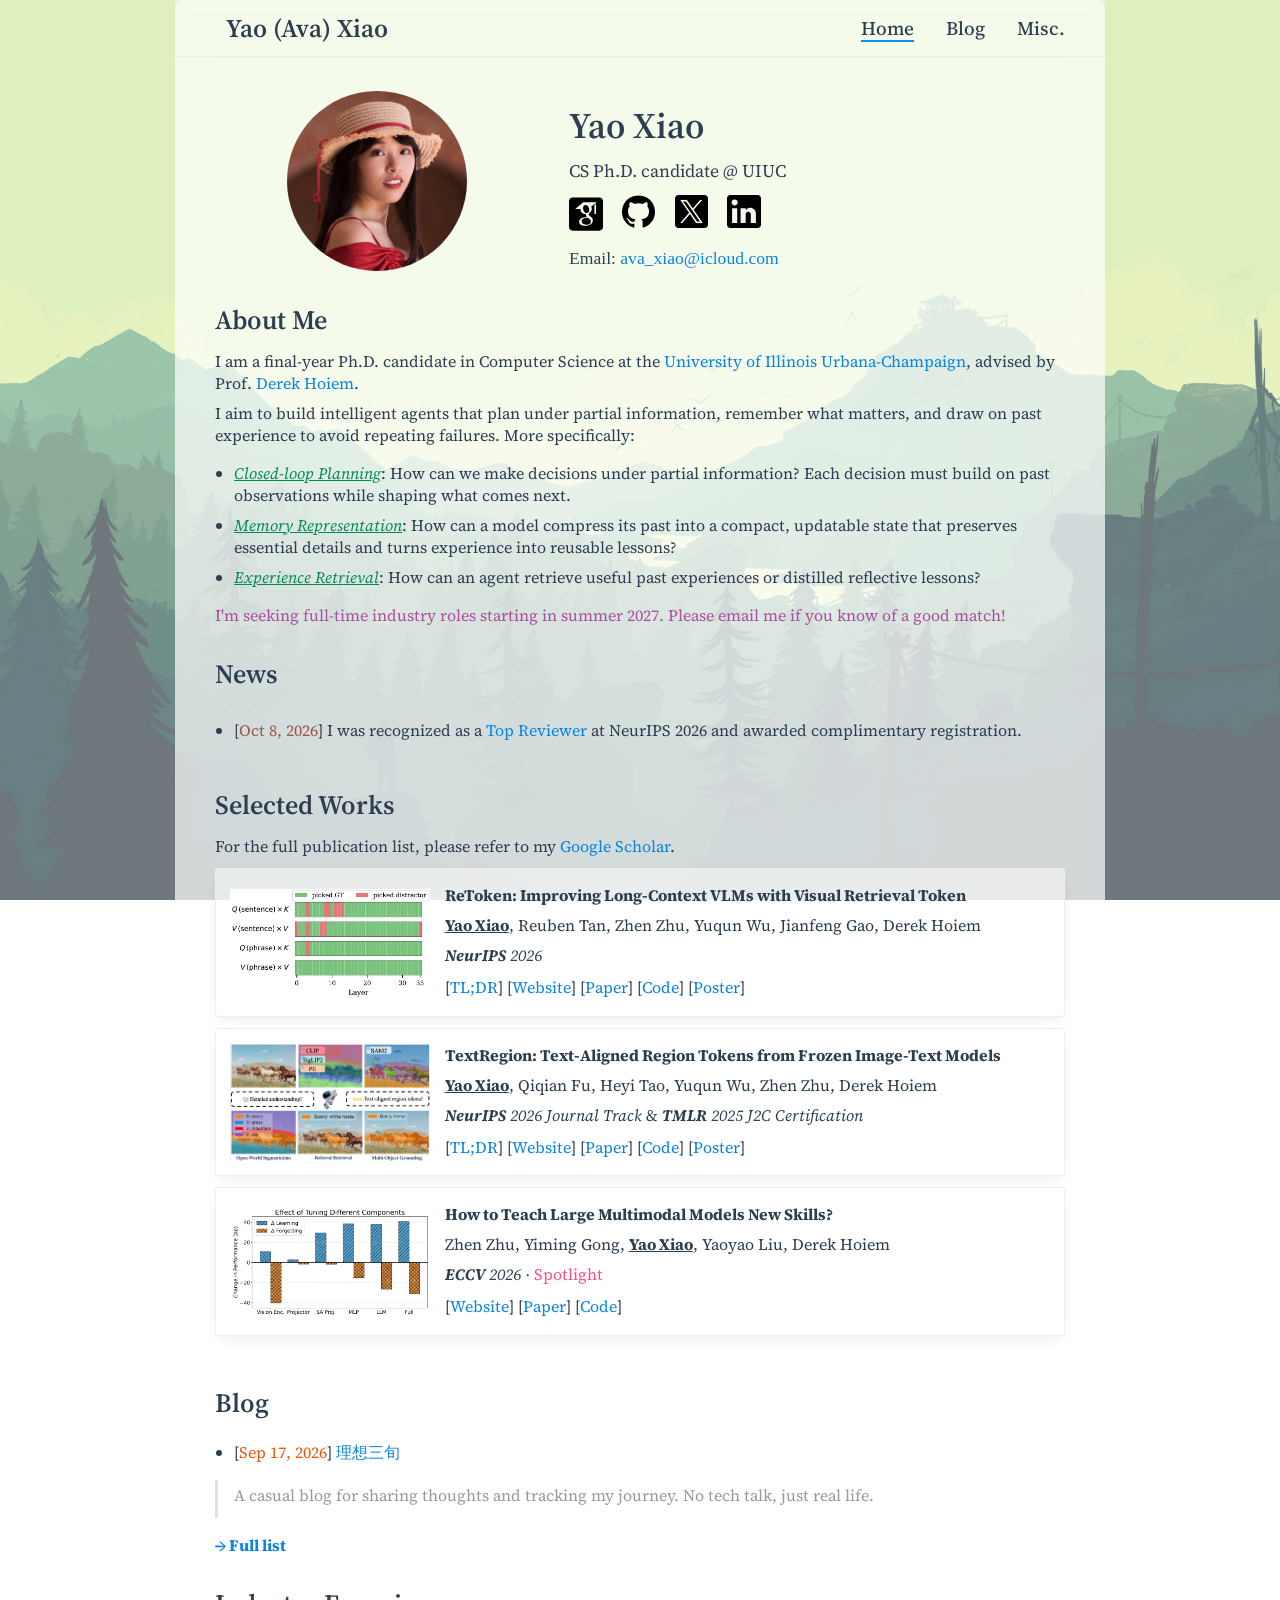
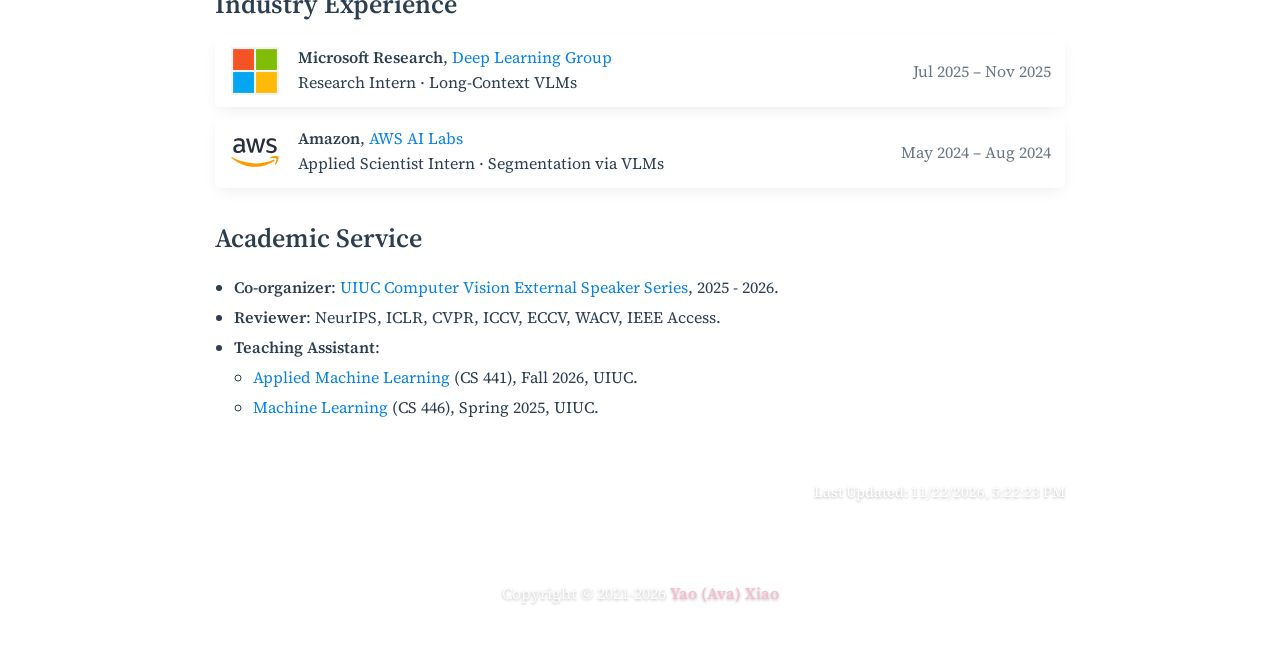
<file: index.html>
<!DOCTYPE html>
<html lang="en-US">
  <head>
    <meta charset="utf-8">
    <meta name="viewport" content="width=device-width,initial-scale=1">
    <title>Yao (Ava) Xiao</title>
    <meta name="description" content="">
    <link rel="icon" href="https://avaxiao.github.io/profile/logo.jpg">
  <link rel="stylesheet" href="https://fonts.googleapis.com/css2?family=Source+Serif+4:ital,wght@0,400;0,600;1,400;1,600&amp;display=swap">
    
    <link rel="preload" href="/assets/css/0.styles.a370bef5.css" as="style"><link rel="preload" href="/assets/js/app.d29498c7.js" as="script"><link rel="preload" href="/assets/js/5.4129ff75.js" as="script"><link rel="preload" href="/assets/js/14.7d850abe.js" as="script"><link rel="preload" href="/assets/js/10.aa9032cf.js" as="script"><link rel="preload" href="/assets/js/9.0de80fd2.js" as="script"><link rel="preload" href="/assets/js/7.dc14efc3.js" as="script"><link rel="preload" href="/assets/js/6.19855a7a.js" as="script"><link rel="prefetch" href="/assets/js/11.43644b0a.js"><link rel="prefetch" href="/assets/js/12.134be8d9.js"><link rel="prefetch" href="/assets/js/13.dec79e2a.js"><link rel="prefetch" href="/assets/js/15.1deaf871.js"><link rel="prefetch" href="/assets/js/16.cf9fee51.js"><link rel="prefetch" href="/assets/js/2.a066a503.js"><link rel="prefetch" href="/assets/js/3.ef67805b.js"><link rel="prefetch" href="/assets/js/4.90ec46bd.js"><link rel="prefetch" href="/assets/js/8.fad3bb73.js">
    <link rel="stylesheet" href="/assets/css/0.styles.a370bef5.css">
  </head>
  <body>
    <div id="app" data-server-rendered="true"><div class="theme-container no-sidebar home-page"><header class="navbar"><div class="sidebar-button"><svg xmlns="http://www.w3.org/2000/svg" aria-hidden="true" role="img" viewBox="0 0 448 512" class="icon"><path fill="currentColor" d="M436 124H12c-6.627 0-12-5.373-12-12V80c0-6.627 5.373-12 12-12h424c6.627 0 12 5.373 12 12v32c0 6.627-5.373 12-12 12zm0 160H12c-6.627 0-12-5.373-12-12v-32c0-6.627 5.373-12 12-12h424c6.627 0 12 5.373 12 12v32c0 6.627-5.373 12-12 12zm0 160H12c-6.627 0-12-5.373-12-12v-32c0-6.627 5.373-12 12-12h424c6.627 0 12 5.373 12 12v32c0 6.627-5.373 12-12 12z"></path></svg></div> <a href="/" class="home-link router-link-exact-active router-link-active"><!----> <span class="site-name">Yao (Ava) Xiao</span></a> <div class="links"><!----> <nav class="nav-links can-hide"><div class="nav-item"><a href="/" class="nav-link router-link-exact-active router-link-active">
  Home
</a></div><div class="nav-item"><div class="homepage-dropdown"><a href="https://avaxiao.github.io/blog/" target="_self" class="nav-link external homepage-dropdown-link">
  Blog
  <!----></a> <!----> <ul class="homepage-dropdown-list" style="display:none;"><li><a href="https://avaxiao.github.io/blog/" target="_self" class="nav-link external dropdown-index">
  index
  <!----></a></li><li><a href="https://avaxiao.github.io/blog/archives/" target="_self" class="nav-link external">
  archives
  <!----></a></li><li><a href="https://avaxiao.github.io/blog/categories/" target="_self" class="nav-link external">
  categories
  <!----></a></li></ul></div></div><div class="nav-item"><a href="https://avaxiao.github.io/blog/misc/" target="_self" class="nav-link external">
  Misc.
  <!----></a></div> <!----></nav></div></header> <div class="sidebar-mask"></div> <aside class="sidebar"><nav class="nav-links"><div class="nav-item"><a href="/" class="nav-link router-link-exact-active router-link-active">
  Home
</a></div><div class="nav-item"><div class="homepage-dropdown"><a href="https://avaxiao.github.io/blog/" target="_self" class="nav-link external homepage-dropdown-link">
  Blog
  <!----></a> <!----> <ul class="homepage-dropdown-list" style="display:none;"><li><a href="https://avaxiao.github.io/blog/" target="_self" class="nav-link external dropdown-index">
  index
  <!----></a></li><li><a href="https://avaxiao.github.io/blog/archives/" target="_self" class="nav-link external">
  archives
  <!----></a></li><li><a href="https://avaxiao.github.io/blog/categories/" target="_self" class="nav-link external">
  categories
  <!----></a></li></ul></div></div><div class="nav-item"><a href="https://avaxiao.github.io/blog/misc/" target="_self" class="nav-link external">
  Misc.
  <!----></a></div> <!----></nav>  <!----> </aside> <main class="page"> <div class="theme-default-content content__default"><div class="profile"><div class="image"><img src="/profile/Ava_Xiao.jpg" alt></div> <div class="info"><div class="name">
      Yao Xiao
    </div> <div class="bio"><p>CS Ph.D. candidate @ UIUC</p></div> <div class="socials"><div><a href="https://scholar.google.com/citations?hl=en&amp;user=-oyhl6gAAAAJ&amp;view_op=list_works" target="_blank"><img src="/icons/google-scholar.svg" alt="Google Scholar" title="Google Scholar"></a></div><div><a href="https://github.com/AvaXiao" target="_blank"><img src="/icons/github.svg" alt="GitHub" title="GitHub"></a></div><div><a href="https://x.com/AvaXYao/" target="_blank"><img src="/icons/twitter.png" alt="X" title="X"></a></div><div><a href="https://www.linkedin.com/in/ava-xiao/" target="_blank"><img src="/icons/linkedin-mono.svg" alt="Linkedin" title="Linkedin"></a></div></div> <div class="contact"><span class="email">Email: </span> <a href="mailto:ava_xiao@icloud.com" title="Contact me" class="email">
          ava_xiao@icloud.com
      </a></div> <!----></div></div> <h2 id="about-me">About Me</h2> <p>I am a final-year Ph.D. candidate in Computer Science at the <a href="https://siebelschool.illinois.edu" target="_blank" rel="noopener noreferrer">University of Illinois Urbana-Champaign<svg xmlns="http://www.w3.org/2000/svg" aria-hidden="true" x="0px" y="0px" viewBox="0 0 100 100" width="15" height="15" class="icon outbound"><path fill="currentColor" d="M18.8,85.1h56l0,0c2.2,0,4-1.8,4-4v-32h-8v28h-48v-48h28v-8h-32l0,0c-2.2,0-4,1.8-4,4v56C14.8,83.3,16.6,85.1,18.8,85.1z"></path> <polygon fill="currentColor" points="45.7,48.7 51.3,54.3 77.2,28.5 77.2,37.2 85.2,37.2 85.2,14.9 62.8,14.9 62.8,22.9 71.5,22.9"></polygon></svg></a>, advised by Prof. <a href="https://dhoiem.cs.illinois.edu/" target="_blank" rel="noopener noreferrer">Derek Hoiem<svg xmlns="http://www.w3.org/2000/svg" aria-hidden="true" x="0px" y="0px" viewBox="0 0 100 100" width="15" height="15" class="icon outbound"><path fill="currentColor" d="M18.8,85.1h56l0,0c2.2,0,4-1.8,4-4v-32h-8v28h-48v-48h28v-8h-32l0,0c-2.2,0-4,1.8-4,4v56C14.8,83.3,16.6,85.1,18.8,85.1z"></path> <polygon fill="currentColor" points="45.7,48.7 51.3,54.3 77.2,28.5 77.2,37.2 85.2,37.2 85.2,14.9 62.8,14.9 62.8,22.9 71.5,22.9"></polygon></svg></a>.</p> <p>I aim to build intelligent agents that plan under partial information, remember what matters, and draw on past experience to avoid repeating failures. More specifically:</p> <ul><li><p><font color="#008a56"><u><em>Closed-loop Planning</em></u></font>: How can we make decisions under partial information? Each decision must build on past observations while shaping what comes next.</p></li> <li><p><font color="#008a56"><u><em>Memory Representation</em></u></font>: How can a model compress its past into a compact, updatable state that preserves essential details and turns experience into reusable lessons?</p></li> <li><p><font color="#008a56"><u><em>Experience Retrieval</em></u></font>: How can an agent retrieve useful past experiences or distilled reflective lessons?</p></li></ul> <p><font color="#A94FA0">I'm seeking full-time industry roles starting in summer 2027. Please email me if you know of a good match!</font></p> <h2 id="news">News</h2> <div class="news"><ul><div><div><div><li><p>[<font color=#a1544a>Oct 8, 2026</font>] I was recognized as a <a href="https://neurips.cc/Conferences/2026/ProgramCommittee#top-reviewer:~:text=Yao%20Xiao" target="_blank">Top Reviewer</a> at NeurIPS 2026 and awarded complimentary registration.</p></li></div></div></div> <!----> <div id="hidden_news" onMouseout="hidden();" style="display: none"><div><!----></div></div> <!----></ul></div> <h2 id="selected-works">Selected Works</h2> <p>For the full publication list, please refer to my <a href="https://scholar.google.com/citations?hl=en&amp;user=-oyhl6gAAAAJ&amp;view_op=list_works&amp;sortby=pubdate" target="_blank">Google Scholar</a>.</p> <div class="papers"><div><div><!----></div><div><!----></div><div><div><div class="paper show-border"><div><div class="paper-image"><img src="/publications/xiao2026retoken.png" alt></div></div> <div class="paper-content"><p><b>ReToken: Improving Long-Context VLMs with Visual Retrieval Token</b></p> <p><b><u>Yao Xiao</u></b>, Reuben Tan, Zhen Zhu, Yuqun Wu, Jianfeng Gao, Derek Hoiem</p> <i><p><b>NeurIPS</b> 2026</p></i> <span class="hover-dropdown">
              [<a class="toggle">TL;DR</a>]
              <div class="tlrd-popup"><div class="tlrd-popup-inner">Attention tells you where a VLM looks, so shouldn't it tell you which frames matter? It doesn't: the retrieval signal lives in the value space, and a single learned token is enough to read it out.</div></div></span> <span>
              [<a href="https://neurips.cc/virtual/2026/loc/atlanta/poster/155661" target="_blank">Website</a>]
            </span> <!----> <span>
              [<a href="https://arxiv.org/abs/2607.28627" target="_blank">Paper</a>]
            </span> <span>
              [<a href="https://github.com/avaxiao/ReToken" target="_blank">Code</a>]
            </span> <!----> <span>
              [<a href="/publications/xiao2026retoken_poster.pdf" target="_blank">Poster</a>]
            </span> <!----> <div class="abs-panel" style="display:none;"><span></span></div></div></div></div></div><div><div><div class="paper show-border"><div><div class="paper-image"><img src="/publications/xiao2025textregion.png" alt></div></div> <div class="paper-content"><p><b>TextRegion: Text-Aligned Region Tokens from Frozen Image-Text Models</b></p> <p><b><u>Yao Xiao</u></b>, Qiqian Fu, Heyi Tao, Yuqun Wu, Zhen Zhu, Derek Hoiem</p> <i><p><b>NeurIPS</b> 2026 Journal Track<span style='font-style: normal;'> & </span> <b>TMLR</b> 2025 J2C Certification</p></i> <span class="hover-dropdown">
              [<a class="toggle">TL;DR</a>]
              <div class="tlrd-popup"><div class="tlrd-popup-inner">A simple, training-free approach to get region tokens directly comparable to text embeddings, achieving state-of-the-art zero-shot region-level understanding.</div></div></span> <span>
              [<a href="https://neurips.cc/virtual/2026/loc/atlanta/poster/156751" target="_blank">Website</a>]
            </span> <!----> <span>
              [<a href="https://arxiv.org/abs/2505.23769" target="_blank">Paper</a>]
            </span> <span>
              [<a href="https://github.com/avaxiao/TextRegion" target="_blank">Code</a>]
            </span> <!----> <span>
              [<a href="/publications/xiao2025textregion_poster.pdf" target="_blank">Poster</a>]
            </span> <!----> <div class="abs-panel" style="display:none;"><span></span></div></div></div></div></div><div><div><div class="paper show-border"><div><div class="paper-image"><img src="/publications/zhen2026how.png" alt></div></div> <div class="paper-content"><p><b>How to Teach Large Multimodal Models New Skills?</b></p> <p>Zhen Zhu, Yiming Gong, <b><u>Yao Xiao</u></b>, Yaoyao Liu, Derek Hoiem</p> <i><p><b>ECCV</b> 2026 · <font color=#ff4d88><span style='font-style: normal;'>Spotlight</span></font></p></i> <!----> <span>
              [<a href="https://eccv.ecva.net/virtual/2026/spotlight/6186" target="_blank">Website</a>]
            </span> <!----> <span>
              [<a href="https://arxiv.org/abs/2510.08564" target="_blank">Paper</a>]
            </span> <span>
              [<a href="https://github.com/jessemelpolio/LMM_CL" target="_blank">Code</a>]
            </span> <!----> <!----> <!----> <div class="abs-panel" style="display:none;"><span></span></div></div></div></div></div></div></div> <br> <h2 id="blog">Blog</h2> <ul><li>[<font color="#EA580C">Sep 17, 2026</font>] <a href="https://avaxiao.github.io/blog/twenty_something_dreams/" target="_blank">理想三旬</a></li></ul> <blockquote><p>A casual blog for sharing thoughts and tracking my journey. No tech talk, just real life.</p></blockquote> <p><a href="https://avaxiao.github.io/blog/archives/" target="_blank"><b>→ Full list</b></a></p> <h2 id="industry-experience">Industry Experience</h2> <div class="ex-card show-border has-image has-right"><div class="card-image"><div aria-label="Microsoft Research" class="organization-mark"><img src="/affiliations//Microsoft.svg" alt="Microsoft Research" title="Microsoft Research"></div></div> <div class="card-content"><p><strong>Microsoft Research</strong>, <a href="https://www.microsoft.com/en-us/research/group/deep-learning-group/" target="_blank">Deep Learning Group</a></p> <p>Research Intern · Long-Context VLMs</p> </div> <div class="card-right">
    Jul 2025 – Nov 2025
  </div></div> <div class="ex-card show-border has-image has-right"><div class="card-image"><div aria-label="Amazon Web Services" class="organization-mark"><img src="/affiliations//AWS.svg" alt="Amazon Web Services" title="Amazon Web Services"></div></div> <div class="card-content"><p><strong>Amazon</strong>, <a href="https://aws.amazon.com/ai/generative-ai/" target="_blank">AWS AI Labs</a></p> <p>Applied Scientist Intern · Segmentation via VLMs</p> </div> <div class="card-right">
    May 2024 – Aug 2024
  </div></div> <h2 id="academic-service">Academic Service</h2> <ul><li><p><strong>Co-organizer</strong>: <a href="https://vision.cs.illinois.edu/vision_website/#five" target="_blank">UIUC Computer Vision External Speaker Series</a>, 2025 - 2026.
</p></li> <li><p><strong>Reviewer</strong>: NeurIPS, ICLR, CVPR, ICCV, ECCV, WACV, IEEE Access.</p></li> <li><p><strong>Teaching Assistant</strong>:</p> <ul><li><p><a href="https://courses.grainger.illinois.edu/cs441/fa2026/" target="_blank" rel="noopener noreferrer">Applied Machine Learning<svg xmlns="http://www.w3.org/2000/svg" aria-hidden="true" x="0px" y="0px" viewBox="0 0 100 100" width="15" height="15" class="icon outbound"><path fill="currentColor" d="M18.8,85.1h56l0,0c2.2,0,4-1.8,4-4v-32h-8v28h-48v-48h28v-8h-32l0,0c-2.2,0-4,1.8-4,4v56C14.8,83.3,16.6,85.1,18.8,85.1z"></path> <polygon fill="currentColor" points="45.7,48.7 51.3,54.3 77.2,28.5 77.2,37.2 85.2,37.2 85.2,14.9 62.8,14.9 62.8,22.9 71.5,22.9"></polygon></svg></a> (CS 441), Fall 2026, UIUC.</p></li> <li><p><a href="https://courses.grainger.illinois.edu/cs446/sp2025/" target="_blank" rel="noopener noreferrer">Machine Learning<svg xmlns="http://www.w3.org/2000/svg" aria-hidden="true" x="0px" y="0px" viewBox="0 0 100 100" width="15" height="15" class="icon outbound"><path fill="currentColor" d="M18.8,85.1h56l0,0c2.2,0,4-1.8,4-4v-32h-8v28h-48v-48h28v-8h-32l0,0c-2.2,0-4,1.8-4,4v56C14.8,83.3,16.6,85.1,18.8,85.1z"></path> <polygon fill="currentColor" points="45.7,48.7 51.3,54.3 77.2,28.5 77.2,37.2 85.2,37.2 85.2,14.9 62.8,14.9 62.8,22.9 71.5,22.9"></polygon></svg></a> (CS 446), Spring 2025, UIUC.</p></li></ul></li></ul></div> <footer class="page-edit"><!----> <div class="last-updated"><span class="prefix">Last Updated:</span> <span class="time">11/22/2026, 5:22:23 PM</span></div></footer> <!----> </main> <div class="footer">

    Copyright © 2021-2026
    <a href="https://avaxiao.github.io/blog/" target="_blank" title="Yao (Ava) Xiao"><span style="color:#f8bbd0;">Yao (Ava) Xiao</span></a> <br><br></div></div><div class="global-ui"></div></div>
    <script src="/assets/js/app.d29498c7.js" defer></script><script src="/assets/js/5.4129ff75.js" defer></script><script src="/assets/js/14.7d850abe.js" defer></script><script src="/assets/js/10.aa9032cf.js" defer></script><script src="/assets/js/9.0de80fd2.js" defer></script><script src="/assets/js/7.dc14efc3.js" defer></script><script src="/assets/js/6.19855a7a.js" defer></script>
  </body>
</html>
</file>
<file: assets/css/0.styles.a370bef5.css>
#nprogress{pointer-events:none}#nprogress .bar{background:#0984e3;position:fixed;z-index:1031;top:0;left:0;width:100%;height:2px}#nprogress .peg{display:block;position:absolute;right:0;width:100px;height:100%;box-shadow:0 0 10px #0984e3,0 0 5px #0984e3;opacity:1;-webkit-transform:rotate(3deg) translateY(-4px);transform:rotate(3deg) translateY(-4px)}#nprogress .spinner{display:block;position:fixed;z-index:1031;top:15px;right:15px}#nprogress .spinner-icon{width:18px;height:18px;box-sizing:border-box;border-color:#0984e3 transparent transparent #0984e3;border-style:solid;border-width:2px;border-radius:50%;-webkit-animation:nprogress-spinner .4s linear infinite;animation:nprogress-spinner .4s linear infinite}.nprogress-custom-parent{overflow:hidden;position:relative}.nprogress-custom-parent #nprogress .bar,.nprogress-custom-parent #nprogress .spinner{position:absolute}@-webkit-keyframes nprogress-spinner{0%{-webkit-transform:rotate(0deg);transform:rotate(0deg)}to{-webkit-transform:rotate(1turn);transform:rotate(1turn)}}@keyframes nprogress-spinner{0%{-webkit-transform:rotate(0deg);transform:rotate(0deg)}to{-webkit-transform:rotate(1turn);transform:rotate(1turn)}}.icon.outbound{color:#aaa;display:inline-block;vertical-align:middle;position:relative;top:-1px}.home{padding:3.6rem 2rem 0;max-width:850px;margin:0 auto;display:block}.home .hero{text-align:center}.home .hero img{max-width:100%;max-height:280px;display:block;margin:3rem auto 1.5rem}.home .hero h1{font-size:3rem}.home .hero .action,.home .hero .description,.home .hero h1{margin:1.8rem auto}.home .hero .description{max-width:35rem;font-size:1.6rem;line-height:1.3;color:#6a8bad}.home .hero .action-button{display:inline-block;font-size:1.2rem;color:#fff;background-color:#0984e3;padding:.8rem 1.6rem;border-radius:4px;-webkit-transition:background-color .1s ease;transition:background-color .1s ease;box-sizing:border-box;border-bottom:1px solid #0877cc}.home .hero .action-button:hover{background-color:#1292f6}.home .features{border-top:1px solid #eaecef;padding:1.2rem 0;margin-top:2.5rem;display:-webkit-box;display:flex;flex-wrap:wrap;-webkit-box-align:start;align-items:flex-start;align-content:stretch;-webkit-box-pack:justify;justify-content:space-between}.home .feature{-webkit-box-flex:1;flex-grow:1;flex-basis:30%;max-width:30%}.home .feature h2{font-size:1.4rem;font-weight:500;border-bottom:none;padding-bottom:0;color:#3a5169}.home .feature p{color:#4e6e8e}.home .footer{padding:2.5rem;border-top:1px solid #eaecef;text-align:center;color:#4e6e8e}@media (max-width:719px){.home .features{-webkit-box-orient:vertical;-webkit-box-direction:normal;flex-direction:column}.home .feature{max-width:100%;padding:0 2.5rem}}@media (max-width:419px){.home{padding-left:1.5rem;padding-right:1.5rem}.home .hero img{max-height:210px;margin:2rem auto 1.2rem}.home .hero h1{font-size:2rem}.home .hero .action,.home .hero .description,.home .hero h1{margin:1.2rem auto}.home .hero .description{font-size:1.2rem}.home .hero .action-button{font-size:1rem;padding:.6rem 1.2rem}.home .feature h2{font-size:1.25rem}}.search-box{display:inline-block;position:relative;margin-right:1rem}.search-box input{cursor:text;width:10rem;height:2rem;color:#4e6e8e;display:inline-block;border:1px solid #cfd4db;border-radius:2rem;font-size:.9rem;line-height:2rem;padding:0 .5rem 0 2rem;outline:none;-webkit-transition:all .2s ease;transition:all .2s ease;background:#fff url(/assets/img/search.83621669.svg) .6rem .5rem no-repeat;background-size:1rem}.search-box input:focus{cursor:auto;border-color:#0984e3}.search-box .suggestions{background:#fff;width:20rem;position:absolute;top:1.5rem;border:1px solid #cfd4db;border-radius:6px;padding:.4rem;list-style-type:none}.search-box .suggestions.align-right{right:0}.search-box .suggestion{line-height:1.4;padding:.4rem .6rem;border-radius:4px;cursor:pointer}.search-box .suggestion a{white-space:normal;color:#5d82a6}.search-box .suggestion a .page-title{font-weight:600}.search-box .suggestion a .header{font-size:.9em;margin-left:.25em}.search-box .suggestion.focused{background-color:#f3f4f5}.search-box .suggestion.focused a{color:#0984e3}@media (max-width:959px){.search-box input{cursor:pointer;width:0;border-color:transparent;position:relative}.search-box input:focus{cursor:text;left:0;width:10rem}}@media (-ms-high-contrast:none){.search-box input{height:2rem}}@media (max-width:959px) and (min-width:719px){.search-box .suggestions{left:0}}@media (max-width:719px){.search-box{margin-right:0}.search-box input{left:1rem}.search-box .suggestions{right:0}}@media (max-width:419px){.search-box .suggestions{width:calc(100vw - 4rem)}.search-box input:focus{width:8rem}}.sidebar-button{cursor:pointer;display:none;width:1.25rem;height:1.25rem;position:absolute;padding:.6rem;top:.6rem;left:1rem}.sidebar-button .icon{display:block;width:1.25rem;height:1.25rem}@media (max-width:719px){.sidebar-button{display:block}}.homepage-dropdown{position:relative;display:inline-block}.homepage-dropdown-toggle{padding:0;border:0;background:transparent;color:inherit;font:inherit;font-weight:500;line-height:1.4rem;cursor:pointer}.homepage-dropdown-toggle.with-link{display:none}.homepage-dropdown .homepage-dropdown-list{position:absolute;top:100%;left:calc(-1.25rem - 1px);z-index:1;margin:0;padding:.6rem 0;list-style:none;border:1px solid rgba(47,72,64,.09);border-radius:.25rem;background:hsla(0,0%,100%,.9);color:#000;text-align:left;white-space:nowrap}.navbar .homepage-dropdown-list{box-shadow:0 5px 15px -6px rgba(35,62,52,.13)}@supports ((-webkit-backdrop-filter:blur(12px)) or (backdrop-filter:blur(12px))){.navbar:has(.homepage-dropdown.is-open){-webkit-backdrop-filter:none}.navbar:has(.homepage-dropdown.is-open):before{content:"";position:absolute;z-index:-1;pointer-events:none;-webkit-backdrop-filter:blur(6px);backdrop-filter:blur(6px)}.navbar .homepage-dropdown-list{background-color:hsla(0,0%,100%,.48);-webkit-backdrop-filter:blur(12px);backdrop-filter:blur(12px)}}.homepage-dropdown-list ul{padding:0;list-style:none}.homepage-dropdown .homepage-dropdown-list a{display:block;position:relative;padding:0 1.5rem 0 1.25rem;border-bottom:0;color:inherit;font-weight:400;line-height:1.7rem}.homepage-dropdown-list:not(:has(a:is(:hover,:active,:focus-visible))) a.dropdown-index,.homepage-dropdown .homepage-dropdown-list:not(:has(a:hover)) a:focus-visible,.homepage-dropdown .homepage-dropdown-list a:active,.homepage-dropdown .homepage-dropdown-list a:hover{color:#0984e3}.navbar .homepage-dropdown-list:not(:has(a:hover)) a:focus-visible:after,.navbar .homepage-dropdown-list:not(:has(a:is(:hover,:active,:focus-visible))) .dropdown-index:after,.navbar .homepage-dropdown-list a:is(:hover,:active):after{content:"";position:absolute;left:9px;top:calc(50% - 2px);border-top:3px solid transparent;border-bottom:3px solid transparent;border-left:5px solid}@media (min-width:720px) and (hover:hover){.navbar .nav-links{position:relative}.navbar .nav-links:after{content:"";position:absolute;top:var(--hover-y,0);left:0;width:var(--hover-width,0);height:2px;pointer-events:none;background:#0d90f5;opacity:0;-webkit-transform:translateX(var(--hover-x,0));transform:translateX(var(--hover-x,0));-webkit-transition:width .18s ease-out,opacity .12s,-webkit-transform .18s ease-out;transition:width .18s ease-out,opacity .12s,-webkit-transform .18s ease-out;transition:transform .18s ease-out,width .18s ease-out,opacity .12s;transition:transform .18s ease-out,width .18s ease-out,opacity .12s,-webkit-transform .18s ease-out}.navbar .nav-links.show-hover-line:after{opacity:1}}@media (prefers-reduced-motion:reduce){.navbar .nav-links:after{-webkit-transition:none;transition:none}}@media (hover:none),(max-width:719px){.homepage-dropdown-toggle.with-link{display:inline-block;margin-left:.25rem;min-width:1.75rem;min-height:1.75rem}}@media (max-width:719px){.sidebar .homepage-dropdown-list{position:static;margin:0;padding:.25rem 0;border:0;background:transparent}.sidebar .homepage-dropdown-list a{padding:0}}.nav-links{display:inline-block}.nav-links a{line-height:1.4rem;color:inherit}.nav-links a.router-link-active,.nav-links a:hover{color:#0984e3}.nav-links .nav-item{position:relative;display:inline-block;margin-left:2rem;line-height:2rem}.nav-links .nav-item:first-child{margin-left:0}.nav-links .repo-link{margin-left:1.5rem}@media (max-width:719px){.nav-links .nav-item,.nav-links .repo-link{margin-left:0}}@media (min-width:719px){.nav-links a.router-link-active,.nav-links a:hover{color:#2c3e50}.nav-item>a:not(.external).router-link-active,.nav-item>a:not(.external):hover{margin-bottom:-2px;border-bottom:2px solid #0d90f5}}.navbar{position:fixed!important;max-width:850px;margin:0 auto;padding:.7rem;line-height:2.2rem}.navbar a,.navbar img,.navbar span{display:inline-block}.navbar .logo{height:2.2rem;min-width:2.2rem;margin-right:.8rem;vertical-align:top}.navbar .site-name{font-size:1.5em;font-weight:600;color:#2c3e50;position:relative}.navbar .links{padding-right:0;box-sizing:border-box;background-color:#fff;white-space:nowrap;font-size:1.2rem;position:absolute;right:0;top:.7rem;display:-webkit-box;display:flex}.navbar .links .search-box{-webkit-box-flex:0;flex:0 0 auto;vertical-align:top}@media (max-width:719px){.navbar{padding-left:4rem}.navbar .can-hide{display:none}.navbar .links{padding-left:1.5rem}.navbar .site-name{font-size:1.2em;width:calc(100vw - 9.4rem);overflow:hidden;white-space:nowrap;text-overflow:ellipsis}}.page-edit{max-width:850px;margin:0 auto;padding:2rem 2.5rem}@media (max-width:959px){.page-edit{padding:2rem}}@media (max-width:419px){.page-edit{padding:1.5rem}}.page-edit{padding-top:1rem;padding-bottom:1rem;overflow:auto}.page-edit .edit-link{display:inline-block}.page-edit .edit-link a{color:#4e6e8e;margin-right:.25rem}.page-edit .last-updated{float:right;font-size:.9em}.page-edit .last-updated .prefix{font-weight:500;color:#4e6e8e}.page-edit .last-updated .time{font-weight:400;color:#767676}@media (max-width:719px){.page-edit .edit-link{margin-bottom:.5rem}.page-edit .last-updated{font-size:.8em;float:none;text-align:left}}.page-nav{max-width:850px;margin:0 auto;padding:2rem 2.5rem}@media (max-width:959px){.page-nav{padding:2rem}}@media (max-width:419px){.page-nav{padding:1.5rem}}.page-nav{padding-top:1rem;padding-bottom:0}.page-nav .inner{min-height:2rem;margin-top:0;border-top:1px solid #eaecef;padding-top:1rem;overflow:auto}.page-nav .next{float:right}.page{padding-bottom:2rem;display:block}.dropdown-enter,.dropdown-leave-to{height:0!important}.sidebar-group .sidebar-group{padding-left:.5em}.sidebar-group:not(.collapsable) .sidebar-heading:not(.clickable){cursor:auto;color:inherit}.sidebar-group.is-sub-group{padding-left:0}.sidebar-group.is-sub-group>.sidebar-heading{font-size:.95em;line-height:1.4;font-weight:400;padding-left:2rem}.sidebar-group.is-sub-group>.sidebar-heading:not(.clickable){opacity:.5}.sidebar-group.is-sub-group>.sidebar-group-items{padding-left:1rem}.sidebar-group.is-sub-group>.sidebar-group-items>li>.sidebar-link{font-size:.95em;border-left:none}.sidebar-group.depth-2>.sidebar-heading{border-left:none}.sidebar-heading{color:#2c3e50;-webkit-transition:color .15s ease;transition:color .15s ease;cursor:pointer;font-size:1.1em;font-weight:700;padding:.35rem 1.5rem .35rem 1.25rem;width:100%;box-sizing:border-box;margin:0;border-left:.25rem solid transparent}.sidebar-heading.open,.sidebar-heading:hover{color:inherit}.sidebar-heading .arrow{position:relative;top:-.12em;left:.5em}.sidebar-heading.clickable.active{font-weight:600;color:#0984e3;border-left-color:#0984e3}.sidebar-heading.clickable:hover{color:#0984e3}.sidebar-group-items{-webkit-transition:height .1s ease-out;transition:height .1s ease-out;font-size:.95em;overflow:hidden}.sidebar .sidebar-sub-headers{padding-left:1rem;font-size:.95em}a.sidebar-link{font-size:1em;font-weight:400;display:inline-block;color:#2c3e50;border-left:.25rem solid transparent;padding:.35rem 1rem .35rem 1.25rem;line-height:1.4;width:100%;box-sizing:border-box}a.sidebar-link:hover{color:#0984e3}a.sidebar-link.active{font-weight:600;color:#0984e3;border-left-color:#0984e3}.sidebar-group a.sidebar-link{padding-left:2rem}.sidebar-sub-headers a.sidebar-link{padding-top:.25rem;padding-bottom:.25rem;border-left:none}.sidebar-sub-headers a.sidebar-link.active{font-weight:500}.sidebar ul{padding:0;margin:0;list-style-type:none}.sidebar a{display:inline-block}.sidebar .nav-links{display:none;border-bottom:1px solid #eaecef;padding:.5rem 0 .75rem}.sidebar .nav-links a{font-weight:600}.sidebar .nav-links .nav-item,.sidebar .nav-links .repo-link{display:block;line-height:1.25rem;font-size:1.1em;padding:.5rem 0 .5rem 1.5rem}.sidebar>.sidebar-links{padding:1.5rem 0}.sidebar>.sidebar-links>li>a.sidebar-link{font-size:1.1em;line-height:1.7;font-weight:700}.sidebar>.sidebar-links>li:not(:first-child){margin-top:.75rem}@media (max-width:719px){.sidebar .nav-links{display:block}.sidebar .nav-links .dropdown-wrapper .nav-dropdown .dropdown-item a.router-link-active:after{top:calc(1rem - 2px)}.sidebar>.sidebar-links{padding:1rem 0}}.footer{padding:2rem 1.5rem 2.5rem;text-align:center;color:#999;box-sizing:border-box;font-size:1rem;-webkit-transition:all .2s ease;transition:all .2s ease}.footer>span{line-height:1.5rem}.footer .icons{margin-bottom:12px}.footer .icons .iconfont{padding:0 10px;font-size:1.3rem}.footer a{color:inherit}.footer a:hover{color:#0984e3}@media (min-width:720px){.sidebar-open .footer{width:auto;padding-left:21.5rem}}@media (min-width:1520px){.have-rightmenu .footer{padding-right:$rightMenuWidth1.5rem}}.no-sidebar .footer{width:auto;padding-left:1.5rem}.theme-container.home-page .page{font-size:16px;background-color:$homeBgColor}.theme-container.home-page .page p{margin:0 0 .5rem}.theme-container.home-page .page ol,.theme-container.home-page .page p,.theme-container.home-page .page ul{line-height:normal}.theme-container.home-page .page a{font-weight:400}.theme-container.home-page .page .theme-default-content:not(.custom)>h2{margin-bottom:.5rem}.theme-container.home-page .page .theme-default-content:not(.custom)>h2:first-child+p{margin-top:.5rem}.theme-container.home-page .page .theme-default-content:not(.custom)>h3{padding-top:4rem}.theme-container.home-page .page .md-card{min-height:140px;margin-top:1.5em}.theme-container.home-page .page .md-card .card-image{padding:0}.theme-container.home-page .page .md-card .card-image img{Margin-right:1.5em;border:0 solid #eee}@media (max-width:419px){ol,p,ul{line-height:1.5}.md-card .card-image img{width:100%;max-width:400px}}code[class*=language-],pre[class*=language-]{color:#ccc;background:none;font-family:Consolas,Monaco,Andale Mono,Ubuntu Mono,monospace;font-size:1em;text-align:left;white-space:pre;word-spacing:normal;word-break:normal;word-wrap:normal;line-height:1.5;-moz-tab-size:4;-o-tab-size:4;tab-size:4;-webkit-hyphens:none;-ms-hyphens:none;hyphens:none}pre[class*=language-]{padding:1em;margin:.5em 0;overflow:auto}:not(pre)>code[class*=language-],pre[class*=language-]{background:#2d2d2d}:not(pre)>code[class*=language-]{padding:.1em;border-radius:.3em;white-space:normal}.token.block-comment,.token.cdata,.token.comment,.token.doctype,.token.prolog{color:#999}.token.punctuation{color:#ccc}.token.attr-name,.token.deleted,.token.namespace,.token.tag{color:#e2777a}.token.function-name{color:#6196cc}.token.boolean,.token.function,.token.number{color:#f08d49}.token.class-name,.token.constant,.token.property,.token.symbol{color:#f8c555}.token.atrule,.token.builtin,.token.important,.token.keyword,.token.selector{color:#cc99cd}.token.attr-value,.token.char,.token.regex,.token.string,.token.variable{color:#7ec699}.token.entity,.token.operator,.token.url{color:#67cdcc}.token.bold,.token.important{font-weight:700}.token.italic{font-style:italic}.token.entity{cursor:help}.token.inserted{color:green}.theme-default-content code{color:#476582;padding:.25rem .5rem;margin:0;font-size:.85em;background-color:rgba(27,31,35,.05);border-radius:3px}.theme-default-content code .token.deleted{color:#ec5975}.theme-default-content code .token.inserted{color:#0984e3}.theme-default-content pre,.theme-default-content pre[class*=language-]{line-height:1.4;padding:1.25rem 1.5rem;margin:.85rem 0;background-color:#282c34;border-radius:6px;overflow:auto}.theme-default-content pre[class*=language-] code,.theme-default-content pre code{color:#fff;padding:0;background-color:transparent;border-radius:0}div[class*=language-]{position:relative;background-color:#282c34;border-radius:6px}div[class*=language-] .highlight-lines{-webkit-user-select:none;-ms-user-select:none;user-select:none;padding-top:1.3rem;position:absolute;top:0;left:0;width:100%;line-height:1.4}div[class*=language-] .highlight-lines .highlighted{background-color:rgba(0,0,0,.66)}div[class*=language-] pre,div[class*=language-] pre[class*=language-]{background:transparent;position:relative;z-index:1}div[class*=language-]:before{position:absolute;z-index:3;top:.8em;right:1em;font-size:.75rem;color:hsla(0,0%,100%,.4)}div[class*=language-]:not(.line-numbers-mode) .line-numbers-wrapper{display:none}div[class*=language-].line-numbers-mode .highlight-lines .highlighted{position:relative}div[class*=language-].line-numbers-mode .highlight-lines .highlighted:before{content:" ";position:absolute;z-index:3;left:0;top:0;display:block;width:3.5rem;height:100%;background-color:rgba(0,0,0,.66)}div[class*=language-].line-numbers-mode pre{padding-left:4.5rem;vertical-align:middle}div[class*=language-].line-numbers-mode .line-numbers-wrapper{position:absolute;top:0;width:3.5rem;text-align:center;color:hsla(0,0%,100%,.3);padding:1.25rem 0;line-height:1.4}div[class*=language-].line-numbers-mode .line-numbers-wrapper br{-webkit-user-select:none;-ms-user-select:none;user-select:none}div[class*=language-].line-numbers-mode .line-numbers-wrapper .line-number{position:relative;z-index:4;-webkit-user-select:none;-ms-user-select:none;user-select:none;font-size:.85em}div[class*=language-].line-numbers-mode:after{content:"";position:absolute;z-index:2;top:0;left:0;width:3.5rem;height:100%;border-radius:6px 0 0 6px;border-right:1px solid rgba(0,0,0,.66);background-color:#282c34}div[class~=language-js]:before{content:"js"}div[class~=language-ts]:before{content:"ts"}div[class~=language-html]:before{content:"html"}div[class~=language-md]:before{content:"md"}div[class~=language-vue]:before{content:"vue"}div[class~=language-css]:before{content:"css"}div[class~=language-sass]:before{content:"sass"}div[class~=language-scss]:before{content:"scss"}div[class~=language-less]:before{content:"less"}div[class~=language-stylus]:before{content:"stylus"}div[class~=language-go]:before{content:"go"}div[class~=language-java]:before{content:"java"}div[class~=language-c]:before{content:"c"}div[class~=language-sh]:before{content:"sh"}div[class~=language-yaml]:before{content:"yaml"}div[class~=language-py]:before{content:"py"}div[class~=language-docker]:before{content:"docker"}div[class~=language-dockerfile]:before{content:"dockerfile"}div[class~=language-makefile]:before{content:"makefile"}div[class~=language-javascript]:before{content:"js"}div[class~=language-typescript]:before{content:"ts"}div[class~=language-markup]:before{content:"html"}div[class~=language-markdown]:before{content:"md"}div[class~=language-json]:before{content:"json"}div[class~=language-ruby]:before{content:"rb"}div[class~=language-python]:before{content:"py"}div[class~=language-bash]:before{content:"sh"}div[class~=language-php]:before{content:"php"}.custom-block .custom-block-title{font-weight:600;margin-bottom:-.4rem}.custom-block.danger,.custom-block.tip,.custom-block.warning{padding:.1rem 1.5rem;border-left-width:.5rem;border-left-style:solid;margin:1rem 0}.custom-block.tip{background-color:#f3f5f7;border-color:#42b983}.custom-block.warning{background-color:rgba(255,229,100,.3);border-color:#e7c000;color:#6b5900}.custom-block.warning .custom-block-title{color:#b29400}.custom-block.warning a{color:#2c3e50}.custom-block.danger{background-color:#ffe6e6;border-color:#c00;color:#4d0000}.custom-block.danger .custom-block-title{color:#900}.custom-block.danger a{color:#2c3e50}.custom-block.details{display:block;position:relative;border-radius:2px;margin:1.6em 0;padding:1.6em;background-color:#eee}.custom-block.details h4{margin-top:0}.custom-block.details figure:last-child,.custom-block.details p:last-child{margin-bottom:0;padding-bottom:0}.custom-block.details summary{outline:none;cursor:pointer}.arrow{display:inline-block;width:0;height:0}.arrow.up{border-bottom:6px solid #ccc}.arrow.down,.arrow.up{border-left:4px solid transparent;border-right:4px solid transparent}.arrow.down{border-top:6px solid #ccc}.arrow.right{border-left:6px solid #ccc}.arrow.left,.arrow.right{border-top:4px solid transparent;border-bottom:4px solid transparent}.arrow.left{border-right:6px solid #ccc}.theme-default-content:not(.custom){max-width:850px;margin:0 auto;padding:2rem 2.5rem}@media (max-width:959px){.theme-default-content:not(.custom){padding:2rem}}@media (max-width:419px){.theme-default-content:not(.custom){padding:1.5rem}}.table-of-contents .badge{vertical-align:middle}body,html{padding:0;margin:0;background-color:#fff}body{font-family:-apple-system,BlinkMacSystemFont,Segoe UI,Roboto,Oxygen,Ubuntu,Cantarell,Fira Sans,Droid Sans,Helvetica Neue,sans-serif;-webkit-font-smoothing:antialiased;-moz-osx-font-smoothing:grayscale;font-size:16px;color:#2c3e50}.page{padding-left:20rem}.navbar{z-index:20;right:0;height:3.6rem;background-color:#fff;box-sizing:border-box;border-bottom:1px solid #eaecef}.navbar,.sidebar-mask{position:fixed;top:0;left:0}.sidebar-mask{z-index:9;width:100vw;height:100vh;display:none}.sidebar{font-size:16px;background-color:#fff;width:20rem;position:fixed;z-index:10;margin:0;top:3.6rem;left:0;bottom:0;box-sizing:border-box;border-right:1px solid #eaecef;overflow-y:auto}.theme-default-content:not(.custom)>:first-child{margin-top:3.6rem}.theme-default-content:not(.custom) a:hover{text-decoration:underline}.theme-default-content:not(.custom) p.demo{padding:1rem 1.5rem;border:1px solid #ddd;border-radius:4px}.theme-default-content:not(.custom) img{max-width:100%}.theme-default-content.custom{padding:0;margin:0}.theme-default-content.custom img{max-width:100%}a{font-weight:500;text-decoration:none}a,p a code{color:#0984e3}p a code{font-weight:400}kbd{background:#eee;border:.15rem solid #ddd;border-bottom:.25rem solid #ddd;border-radius:.15rem;padding:0 .15em}blockquote{font-size:1rem;color:#999;border-left:.2rem solid #dfe2e5;margin:1rem 0;padding:.25rem 0 .25rem 1rem}blockquote>p{margin:0}ol,ul{padding-left:1.2em}strong{font-weight:600}h1,h2,h3,h4,h5,h6{font-weight:600;line-height:1.25}.theme-default-content:not(.custom)>h1,.theme-default-content:not(.custom)>h2,.theme-default-content:not(.custom)>h3,.theme-default-content:not(.custom)>h4,.theme-default-content:not(.custom)>h5,.theme-default-content:not(.custom)>h6{margin-top:-3.1rem;padding-top:4.6rem;margin-bottom:0}.theme-default-content:not(.custom)>h1:first-child,.theme-default-content:not(.custom)>h2:first-child,.theme-default-content:not(.custom)>h3:first-child,.theme-default-content:not(.custom)>h4:first-child,.theme-default-content:not(.custom)>h5:first-child,.theme-default-content:not(.custom)>h6:first-child{margin-top:-1.5rem;margin-bottom:1rem}.theme-default-content:not(.custom)>h1:first-child+.custom-block,.theme-default-content:not(.custom)>h1:first-child+p,.theme-default-content:not(.custom)>h1:first-child+pre,.theme-default-content:not(.custom)>h2:first-child+.custom-block,.theme-default-content:not(.custom)>h2:first-child+p,.theme-default-content:not(.custom)>h2:first-child+pre,.theme-default-content:not(.custom)>h3:first-child+.custom-block,.theme-default-content:not(.custom)>h3:first-child+p,.theme-default-content:not(.custom)>h3:first-child+pre,.theme-default-content:not(.custom)>h4:first-child+.custom-block,.theme-default-content:not(.custom)>h4:first-child+p,.theme-default-content:not(.custom)>h4:first-child+pre,.theme-default-content:not(.custom)>h5:first-child+.custom-block,.theme-default-content:not(.custom)>h5:first-child+p,.theme-default-content:not(.custom)>h5:first-child+pre,.theme-default-content:not(.custom)>h6:first-child+.custom-block,.theme-default-content:not(.custom)>h6:first-child+p,.theme-default-content:not(.custom)>h6:first-child+pre{margin-top:2rem}h1:focus .header-anchor,h1:hover .header-anchor,h2:focus .header-anchor,h2:hover .header-anchor,h3:focus .header-anchor,h3:hover .header-anchor,h4:focus .header-anchor,h4:hover .header-anchor,h5:focus .header-anchor,h5:hover .header-anchor,h6:focus .header-anchor,h6:hover .header-anchor{opacity:1}h1{font-size:2.2rem}h2{padding-bottom:.3rem;font-size:1.65rem}h3{font-size:1.35rem}a.header-anchor{font-size:.85em;float:left;margin-left:-.87em;padding-right:.23em;margin-top:.125em;opacity:0}a.header-anchor:focus,a.header-anchor:hover{text-decoration:none}.line-number,code,kbd{font-family:source-code-pro,Menlo,Monaco,Consolas,Courier New,monospace}ol,p,ul{line-height:1.7}hr{border:0;border-top:1px solid #eaecef}table{border-collapse:collapse;margin:1rem 0;display:block;overflow-x:auto}tr{border-top:1px solid #dfe2e5}tr:nth-child(2n){background-color:#f6f8fa}td,th{border:1px solid #dfe2e5;padding:.6em 1em}.theme-container.sidebar-open .sidebar-mask{display:block}.theme-container.no-navbar .theme-default-content:not(.custom)>h1,.theme-container.no-navbar h2,.theme-container.no-navbar h3,.theme-container.no-navbar h4,.theme-container.no-navbar h5,.theme-container.no-navbar h6{margin-top:1.5rem;padding-top:0}.theme-container.no-navbar .sidebar{top:0}@media (min-width:720px){.theme-container.no-sidebar .sidebar{display:none}.theme-container.no-sidebar .page{padding-left:0}}@media (max-width:959px){.sidebar{font-size:15px;width:16.4rem}.page{padding-left:16.4rem}}@media (max-width:719px){.sidebar{top:0;padding-top:3.6rem;transform:translateX(-100%);transition:transform .2s ease}.page{padding-left:0}.theme-container.sidebar-open .sidebar{transform:translateX(0)}.theme-container.no-navbar .sidebar{padding-top:0}}@media (max-width:419px){h1{font-size:1.9rem}.theme-default-content div[class*=language-]{margin:.85rem -1.5rem;border-radius:0}}.icon.outbound{display:none}body:before{content:"";width:100%;height:100vh;position:fixed;top:0;left:0;z-index:-1;background:linear-gradient(hsla(0,0%,100%,.4),hsla(0,0%,100%,.4)),url(/bg/green.jpeg) 50%/cover no-repeat;will-change:transform}body{overflow-x:hidden;background:transparent;font-family:"Source Serif 4",Georgia,PingFang SC,Hiragino Sans GB,Microsoft YaHei,sans-serif;font-size:17px}.theme-default-content{background:hsla(0,0%,100%,.7);border-radius:8px;padding:2rem;line-height:1.7}.navbar{background:hsla(0,0%,100%,0);z-index:1000}.navbar:before{content:"";position:absolute;top:0;bottom:0;left:-2.5rem;right:-2.5rem;z-index:-1;pointer-events:none;border-bottom:1px solid #eaecef;-webkit-backdrop-filter:blur(6px);backdrop-filter:blur(6px)}.navbar .links{background-color:transparent!important;z-index:1000}.paper{background-color:hsla(0,0%,100%,.5)!important}.page-edit .last-updated .prefix,.page-edit .last-updated .time{color:#fff!important}.footer{color:hsla(0,0%,100%,.9)!important}.footer a{color:#fff!important}.footer,.page-edit .last-updated .prefix,.page-edit .last-updated .time{text-shadow:0 1px 3px rgba(0,0,0,.3)}.about-card{width:100%;display:-webkit-box;display:flex;-webkit-box-orient:vertical;-webkit-box-direction:normal;flex-direction:column;-webkit-box-align:center;align-items:center}.about-card .avatar{position:relative;z-index:100}.about-card .avatar img{display:block;width:100%;height:auto;max-width:150px;border-radius:500rem}.about-card .card{max-width:600px;width:100%;position:relative;top:-75px;padding-top:75px;margin-left:auto;margin-right:auto;background:#f8f9fb;box-shadow:0 4px 8px 0 rgba(0,0,0,.2);border-radius:.3rem;text-align:center}.about-card .card .bio{padding:1em}.about-card .card .bio .head{font-weight:700;font-size:1.3em}.about-card .card .bio .info{padding-top:.5rem;font-size:1em;color:rgba(0,0,0,.4)}.about-card .card .bio .description{text-align:justify}.about-card .card .bio .description p{padding:.8em .5em 0;line-height:normal;-webkit-margin-before:0;-webkit-margin-after:0}.about-card .card .bio .description p a{font-weight:400}.about-card .card .interests{padding:1em 1.5em;border-top:1px solid rgba(34,36,38,.1)}.about-card .card .socials{border-top:1px solid rgba(34,36,38,.1);display:-webkit-box;display:flex;-webkit-box-orient:horizontal;-webkit-box-direction:normal;flex-direction:row;-webkit-box-pack:center;justify-content:center;flex-wrap:wrap}.about-card .card .socials img{width:32px;margin:1em;cursor:pointer}.about-card .card .actions{border-top:1px solid rgba(34,36,38,.1);display:-webkit-box;display:flex;-webkit-box-orient:horizontal;-webkit-box-direction:normal;flex-direction:row;-webkit-box-pack:center;justify-content:center;flex-wrap:wrap}.about-card .card .actions .button{background-color:#b53471;border:none;border-radius:.3em;color:#fff;padding:.5em 1em;margin:1em .5em;font-size:1rem;font-family:inherit;font-weight:400;text-align:center;text-decoration:none;display:inline-block;-webkit-transition-duration:.4s;transition-duration:.4s;cursor:pointer}.about-card .card .actions .button:hover{background-color:pink}.about-card .footer{padding:1rem;font-weight:200;font-size:1rem;text-align:center;color:#ee4567;margin-top:auto}.ex-card{box-sizing:border-box;display:grid;grid-template-columns:minmax(0,1fr);grid-template-areas:"content";-webkit-box-align:center;align-items:center;gap:1.1rem;width:100%;max-width:100%;margin:.65rem 0;padding:.55rem .8rem;background:hsla(0,0%,100%,.3);-webkit-backdrop-filter:none;backdrop-filter:none;border-radius:.3rem;font-size:1rem;line-height:1.4}.ex-card.has-image{grid-template-columns:52px minmax(0,1fr);grid-template-areas:"image content"}.ex-card.has-right{grid-template-columns:minmax(0,1fr) auto;grid-template-areas:"content right"}.ex-card.has-image.has-right{grid-template-columns:52px minmax(0,1fr) auto;grid-template-areas:"image content right"}.ex-card .card-right{grid-area:right;min-width:0;max-width:14rem;text-align:right;font-size:1rem;line-height:1.4;opacity:.7;overflow-wrap:anywhere}.ex-card .card-right>:first-child{margin-top:0}.ex-card .card-right>:last-child{margin-bottom:0}.ex-card .card-content{grid-area:content;min-width:0;overflow-wrap:anywhere}.ex-card .card-content p{margin:.12rem 0;line-height:1.4}.ex-card .card-content>p:first-child{font-size:1rem;margin-bottom:.2rem}.ex-card .card-content>p:nth-child(2){font-size:1rem;margin-bottom:.25rem}.ex-card .card-content h2,.ex-card .card-content h3,.ex-card .card-content h4{margin:0 0 .25rem;padding:0;border-bottom:0;font-size:1rem;line-height:1.45}.ex-card .card-content ol,.ex-card .card-content ul{margin:.25rem 0;padding-left:1.2rem;line-height:1.45}.ex-card .card-content blockquote{margin:.3rem 0;padding:0 0 0 .65rem;border-left:2px solid #0094b6;font-size:1rem}.ex-card .card-content>:first-child{margin-top:0}.ex-card .card-content>:last-child{margin-bottom:0}.ex-card .card-image{grid-area:image;-webkit-box-pack:start;justify-content:flex-start;min-width:0}.ex-card .card-image,.ex-card .organization-mark{display:-webkit-box;display:flex;-webkit-box-align:center;align-items:center}.ex-card .organization-mark{-webkit-box-pack:center;justify-content:center;width:52px;min-height:48px;color:inherit;text-decoration:none;border-radius:.3rem}.ex-card .organization-mark:focus-visible{outline:2px solid #0094b6;outline-offset:4px}.ex-card .organization-mark img{display:block;width:auto;height:auto;max-width:48px;max-height:48px;-o-object-fit:contain;object-fit:contain;margin:0;border:0}.ex-card .organization-fallback{-webkit-box-orient:vertical;-webkit-box-direction:normal;flex-direction:column;gap:.2rem;max-width:52px;text-align:center;font-size:.65rem;line-height:1.2;overflow-wrap:anywhere}.ex-card .organization-fallback,.ex-card .organization-initial{display:-webkit-box;display:flex;-webkit-box-align:center;align-items:center}.ex-card .organization-initial{-webkit-box-pack:center;justify-content:center;width:2rem;height:2rem;border-radius:.3rem;background:rgba(0,148,182,.1);color:#0094b6;font-size:1rem;font-weight:700}.ex-card.show-border{border:1px solid hsla(0,0%,100%,.35);box-shadow:0 5px 15px -5px rgba(0,0,0,.1)}@media (max-width:640px){.ex-card{gap:.65rem;padding:.65rem .75rem;font-size:1rem}.ex-card.has-image{grid-template-columns:44px minmax(0,1fr);grid-template-areas:"image content"}.ex-card.has-right{grid-template-columns:minmax(0,1fr);grid-template-areas:"content" "right"}.ex-card.has-image.has-right{grid-template-columns:44px minmax(0,1fr);grid-template-areas:"image content" ". right"}.ex-card .card-right{max-width:100%;text-align:left}.ex-card .organization-mark{width:44px;min-height:40px}.ex-card .organization-mark img{max-width:40px;max-height:40px}.ex-card .organization-fallback{max-width:44px}.ex-card .card-content>p:first-child{font-size:1rem}}.news{display:-webkit-box;display:flex;-webkit-box-orient:vertical;-webkit-box-direction:normal;flex-direction:column;margin-left:auto;margin-right:auto}@media (max-width:419px){.news{margin-left:auto;margin-right:auto}}.paper{position:relative;z-index:1;background-color:#fff;margin-top:.7em;min-height:140px;display:-webkit-box;display:flex;-webkit-box-orient:horizontal;-webkit-box-direction:normal;flex-direction:row;-webkit-box-align:center;align-items:center}.paper ol,.paper p,.paper ul{line-height:1.2rem}.paper .paper-badge{display:-webkit-box;display:flex;-webkit-box-align:center;align-items:center;padding:.7rem;display:inline-block;position:relative}.paper .paper-badge .badge{position:absolute;top:.9rem;left:.6rem;background-color:#0094b6;color:#fff!important;border-radius:.125rem;padding:.1em .4em;font-size:.85rem;font-weight:700;border-radius:.25rem}.paper .paper-badge .badge-image{width:200px;max-height:120px}.paper .paper-image{display:-webkit-box;display:flex;-webkit-box-align:center;align-items:center;padding:.7rem}.paper .paper-image img{width:200px;max-height:120px;border:0 solid #eee;border-radius:0;-o-object-fit:cover;object-fit:cover}.paper .paper-content{padding:.2rem;-webkit-box-flex:1;flex-grow:1;font-size:1rem}.paper .paper-content .toggle{cursor:pointer}.paper .paper-content .abs-panel{background-color:#cde1ee;border-radius:.25rem;padding:.5rem .8rem;margin-top:.5rem;font-size:.9em}.paper .paper-content .hover-dropdown{position:relative;display:inline-block}.paper .paper-content .hover-dropdown .tlrd-popup{display:none;position:absolute;top:100%;left:0;z-index:100;padding-top:.3rem;max-width:85vw;width:500px}.paper .paper-content .hover-dropdown .tlrd-popup .tlrd-popup-inner{background-color:#cde1ee;border:1px solid #b3cfe3;border-radius:.25rem;padding:.5rem .75rem;font-size:1rem;line-height:1.45;box-shadow:0 5px 15px -5px rgba(0,0,0,.2)}.paper .paper-content .hover-dropdown .tlrd-popup .tlrd-popup-inner p{margin:0;line-height:inherit}.paper .paper-content .hover-dropdown .tlrd-popup .tlrd-popup-inner pre{margin:0;white-space:pre-wrap}.paper .paper-content .hover-dropdown.open .tlrd-popup{display:block}.paper.tlrd-open{z-index:200}@media (hover:hover){.paper:hover{z-index:300}.paper .paper-content .hover-dropdown:hover .tlrd-popup{display:block}}.paper.show-border{border:1px solid #eee;border-radius:.2rem;box-shadow:0 5px 15px -5px rgba(0,0,0,.1);padding:.2rem}.paper.highlight{border:2px dotted #e0489b}@media (max-width:419px){.paper{display:-webkit-box;display:flex;-webkit-box-orient:vertical;-webkit-box-direction:normal;flex-direction:column;margin:.7rem -.5rem;padding:.5rem;box-sizing:border-box}.paper .paper-badge{display:none}.paper .paper-image{-webkit-box-flex:1;flex-grow:1;display:none;-webkit-box-align:center;align-items:center}.paper .paper-image img{width:100%;max-width:400px}.paper .paper-content pre{margin:0;border-radius:6px}.paper .paper-content .hover-dropdown .tlrd-popup{left:0}}.profile{display:-webkit-box;display:flex;-webkit-box-orient:horizontal;-webkit-box-direction:normal;flex-direction:row;-webkit-box-align:center;align-items:center;-webkit-box-pack:space-evenly;justify-content:space-evenly;margin:0 auto;width:100%;max-width:850px}.profile .image{max-width:180px}.profile .image img{border-radius:50%;padding:0;border:1px solid #f2f3f3}.profile .info{-webkit-box-flex:0;flex:0 0 50%;display:-webkit-box;display:flex;-webkit-box-orient:vertical;-webkit-box-direction:normal;flex-direction:column;padding-left:2rem}.profile .info .name{font-size:2.25rem;font-weight:600}.profile .info .bio{margin-top:.2rem;font-size:1.1rem}.profile .info .socials{margin-top:.2rem;display:-webkit-box;display:flex;-webkit-box-orient:horizontal;-webkit-box-direction:normal;flex-direction:row}.profile .info .socials img{width:2.1rem;margin:0 1.2rem 0 0;cursor:pointer}.profile .info .socials b{margin-left:1rem}.profile .info .contact{margin-top:.2rem}.profile .info .contact .email{font-size:1.1rem;font-family:Times New Roman,Courier New,Courier,monospace}@media (max-width:419px){.profile .image{max-width:100px;padding-top:.2em;padding-left:0}.profile .image img{border-radius:50%}.profile .info{-webkit-box-flex:0;flex:0 0 60%;padding-left:2rem;padding-top:.1rem}.profile .info .name{font-size:1.6rem}.profile .info .bio{font-size:1rem;margin-top:.1rem}.profile .info .socials{margin-top:.1rem}.profile .info .socials img{margin:0 .6rem 0 0}.profile .info .contact{margin-top:.1rem}.profile .info .contact .email{font-size:1rem}}.tagpapers .tags{display:-webkit-box;display:flex;-webkit-box-orient:horizontal;-webkit-box-direction:normal;flex-direction:row;-webkit-box-pack:center;justify-content:center;flex-wrap:wrap}.tagpapers .tagpaper{margin-right:auto;margin-left:auto}.affiliations{display:grid;grid-template-columns:repeat(4,minmax(0,1fr));-webkit-column-gap:2rem;-moz-column-gap:2rem;column-gap:2rem;row-gap:2rem;width:100%;max-width:1200px;margin:2rem auto;padding:0 1rem;box-sizing:border-box}.affiliation-item{display:-webkit-box;display:flex;-webkit-box-pack:center;justify-content:center;min-width:0}.affiliation-item figure{-webkit-box-orient:vertical;-webkit-box-direction:normal;flex-direction:column;width:100%;margin:0}.affiliation-item figure,.affiliation-logo{display:-webkit-box;display:flex;-webkit-box-align:center;align-items:center}.affiliation-logo{-webkit-box-pack:center;justify-content:center;text-decoration:none}.affiliation-logo,.affiliation-logo img{width:4.5rem;height:4.5rem;max-width:100%}.affiliation-logo img{display:block;-o-object-fit:contain;object-fit:contain;cursor:pointer;-webkit-transition:-webkit-transform .2s ease;transition:-webkit-transform .2s ease;transition:transform .2s ease;transition:transform .2s ease,-webkit-transform .2s ease}.affiliation-logo:hover img{-webkit-transform:scale(1.05);transform:scale(1.05)}.affiliation-caption{-webkit-box-orient:vertical;-webkit-box-direction:normal;flex-direction:column;margin-top:.65rem;text-align:center}.affiliation-caption,.affiliation-name{display:-webkit-box;display:flex;-webkit-box-align:center;align-items:center;width:100%}.affiliation-name{-webkit-box-pack:center;justify-content:center;font-size:1rem;font-weight:400;line-height:1.4;color:#242424;overflow-wrap:break-word}.affiliation-date{margin-top:.2rem;font-size:.95rem;font-weight:400;line-height:1.5;letter-spacing:.02em;color:#777}@media (max-width:900px){.affiliations{grid-template-columns:repeat(2,minmax(0,1fr));-webkit-column-gap:1.5rem;-moz-column-gap:1.5rem;column-gap:1.5rem;row-gap:2rem}}@media (max-width:480px){.affiliations{grid-template-columns:repeat(2,minmax(0,1fr));-webkit-column-gap:.75rem;-moz-column-gap:.75rem;column-gap:.75rem;row-gap:1.75rem;margin:1.5rem auto;padding:0 .5rem}.affiliation-logo,.affiliation-logo img{width:4rem;height:4rem}.affiliation-caption{margin-top:.5rem}.affiliation-name{font-size:.95rem}.affiliation-date{font-size:.75rem}}@media (max-width:350px){.affiliations{-webkit-column-gap:.5rem;-moz-column-gap:.5rem;column-gap:.5rem}.affiliation-name{font-size:.85rem}.affiliation-date{font-size:.7rem}}.badge[data-v-6eb0829b]{display:inline-block;font-size:14px;height:18px;line-height:18px;border-radius:3px;padding:0 6px;color:#fff;background-color:#42b983}.badge.green[data-v-6eb0829b],.badge.tip[data-v-6eb0829b]{background-color:$badgeTipColor}.badge.error[data-v-6eb0829b]{background-color:$badgeErrorColor}.badge.warn[data-v-6eb0829b],.badge.warning[data-v-6eb0829b],.badge.yellow[data-v-6eb0829b]{background-color:$badgeWarningColor}.badge+.badge[data-v-6eb0829b]{margin-left:5px}.theme-code-group__nav[data-v-5cad0a2e]{margin-bottom:-35px;background-color:#282c34;padding-bottom:22px;border-top-left-radius:6px;border-top-right-radius:6px;padding-left:10px;padding-top:10px}.theme-code-group__ul[data-v-5cad0a2e]{margin:auto 0;padding-left:0;display:-webkit-inline-box;display:inline-flex;list-style:none}.theme-code-group__nav-tab[data-v-5cad0a2e]{border:0;padding:5px;cursor:pointer;background-color:transparent;font-size:.85em;line-height:1.4;color:hsla(0,0%,100%,.9);font-weight:600}.theme-code-group__nav-tab-active[data-v-5cad0a2e]{border-bottom:1px solid #42b983}.pre-blank[data-v-5cad0a2e]{color:#42b983}.theme-code-block[data-v-311ec9b4]{display:none}.theme-code-block__active[data-v-311ec9b4]{display:block}.theme-code-block>pre[data-v-311ec9b4]{background-color:orange}
</file>
